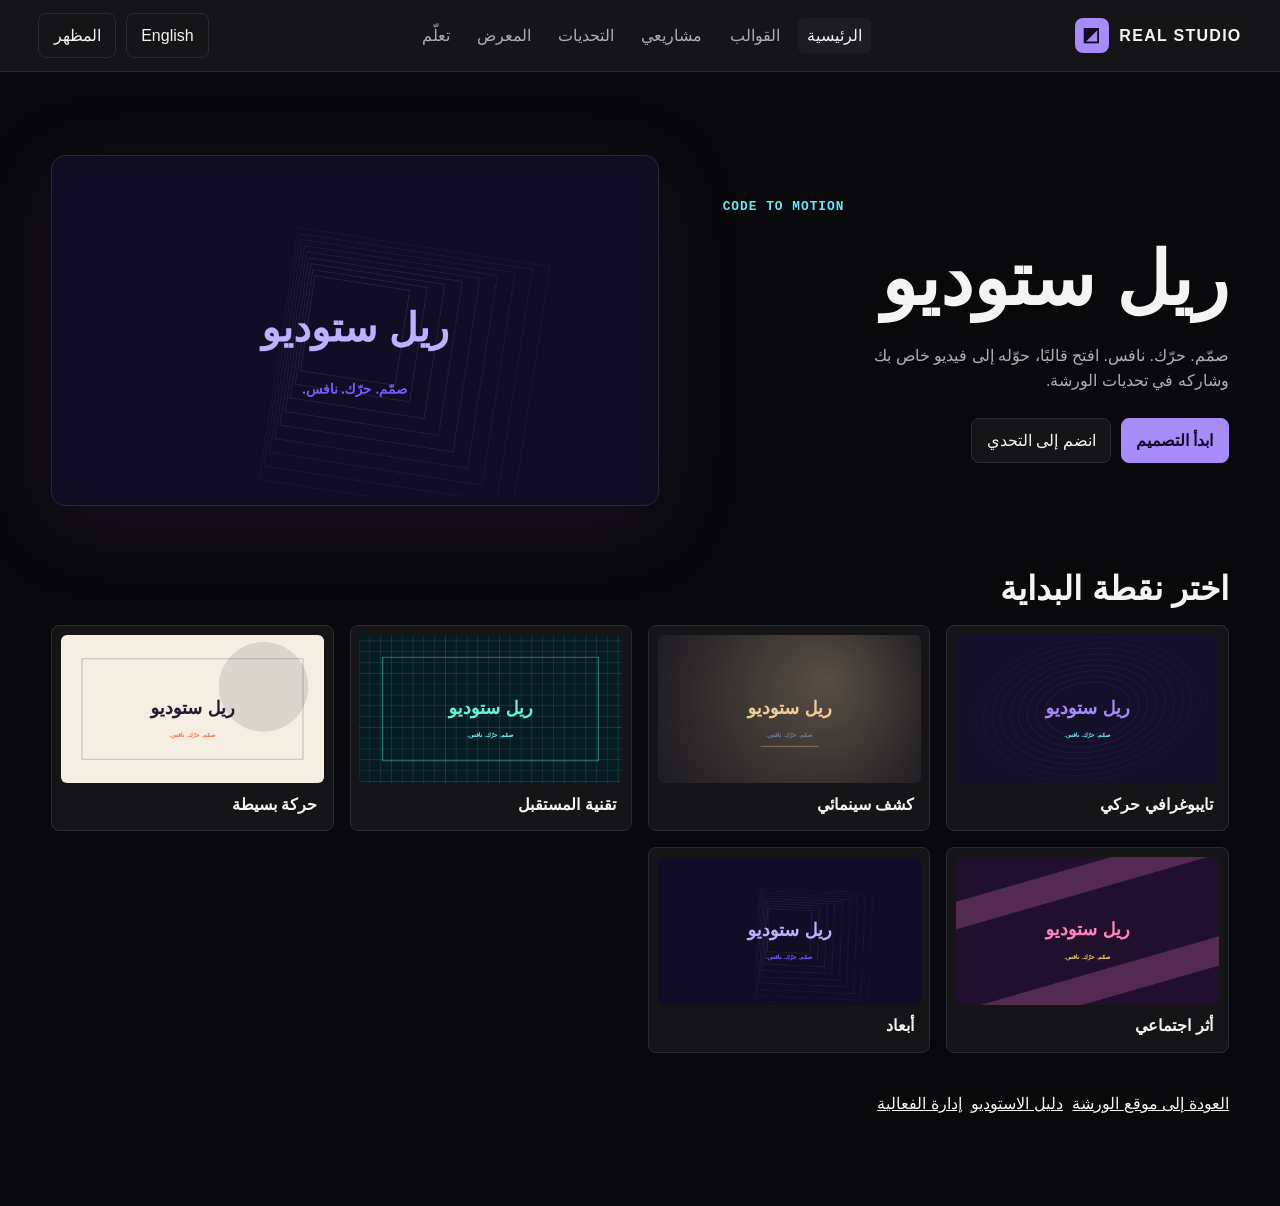
<file: arena/index.html>
<!doctype html>
<html lang="ar" dir="rtl">
<head>
  <meta charset="utf-8">
  <meta name="viewport" content="width=device-width, initial-scale=1">
  <meta name="theme-color" content="#09090b">
  <title>Real Studio | ريل ستوديو</title>
  <link rel="stylesheet" href="./style.css">
</head>
<body>
  <a class="skip" href="#main">Skip to content · انتقل إلى المحتوى</a>
  <header id="header"></header>
  <main id="main" tabindex="-1"></main>
  <div id="notice" role="status" aria-live="polite"></div>
  <script type="module" src="./app.mjs?v=3"></script>
</body>
</html>
</file>
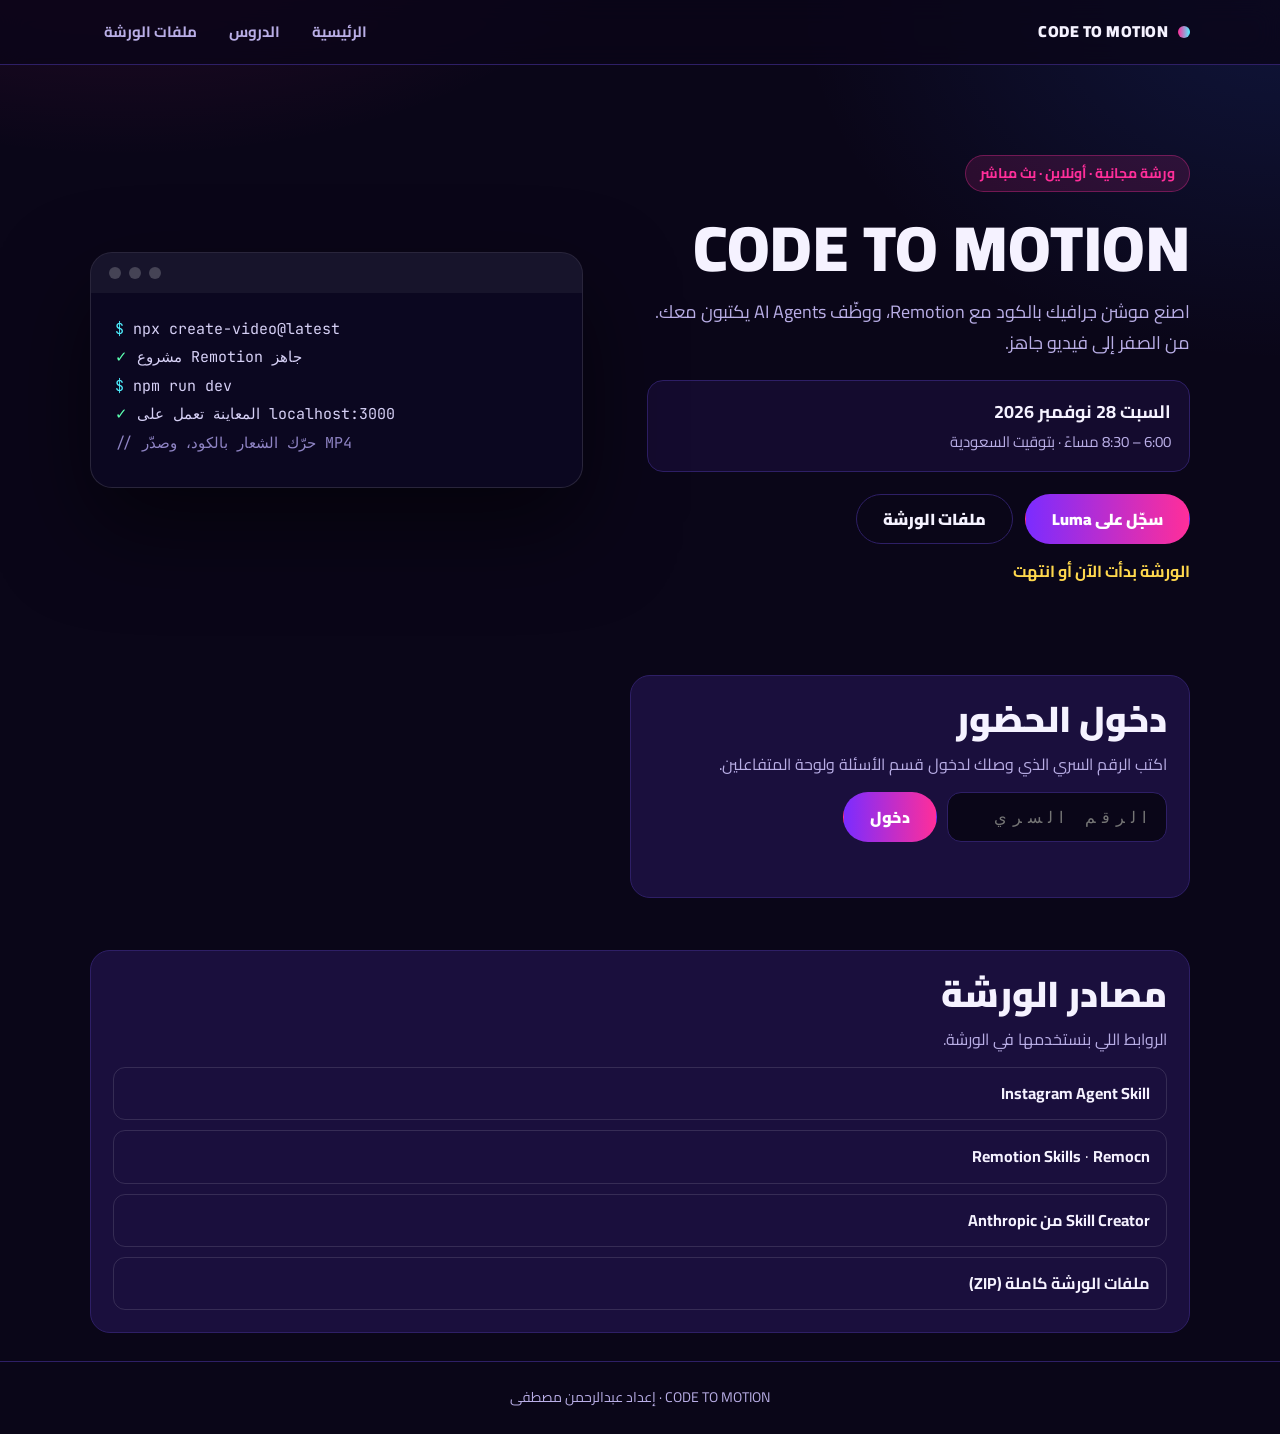
<file: workshop/index.html>
<!DOCTYPE html>
<html lang="ar" dir="rtl">
<head>
<meta charset="utf-8">
<meta name="viewport" content="width=device-width, initial-scale=1">
<title>ورشة CODE TO MOTION · الورشة الجديدة</title>
<meta name="description" content="ورشة CODE TO MOTION — موشن جرافيك بالكود مع Remotion وAI Agents">
<link rel="preconnect" href="https://fonts.googleapis.com">
<link href="https://fonts.googleapis.com/css2?family=Cairo:wght@400;600;700;900&family=JetBrains+Mono:wght@400;600&display=swap" rel="stylesheet">
<link rel="stylesheet" href="workshop.css">
</head>
<body>
<header class="top">
  <div class="wrap bar">
    <a class="brand" href="../"><span class="dot"></span> CODE TO MOTION</a>
    <nav aria-label="التنقل">
      <a href="../">الرئيسية</a>
      <a href="../#lessons">الدروس</a>
      <a href="../#project">ملفات الورشة</a>
    </nav>
  </div>
</header>

<main>
  <section class="hero">
    <div class="wrap hero-grid">
      <div>
        <span class="pill">ورشة مجانية · أونلاين · بث مباشر</span>
        <h1>CODE TO MOTION</h1>
        <p class="sub">اصنع موشن جرافيك بالكود مع Remotion، ووظّف AI Agents يكتبون معك. من الصفر إلى فيديو جاهز.</p>
        <div class="meta">
          <div><b>السبت 28 نوفمبر 2026</b><span>6:00 – 8:30 مساءً · بتوقيت السعودية</span></div>
        </div>
        <div class="cta">
          <a class="btn primary" href="https://lu.ma/34qf5z1h" target="_blank" rel="noopener">سجّل على Luma</a>
          <a class="btn ghost" href="../#project">ملفات الورشة</a>
        </div>
        <div class="countdown" id="countdown" aria-live="polite"></div>
      </div>
      <div class="visual" aria-hidden="true">
        <div class="term">
          <div class="term-bar"><i></i><i></i><i></i></div>
          <pre><span class="c">$</span> npx create-video@latest
<span class="g">✓</span> مشروع Remotion جاهز
<span class="c">$</span> npm run dev
<span class="g">✓</span> المعاينة تعمل على localhost:3000
<span class="d">// حرّك الشعار بالكود، وصدّر MP4</span></pre>
        </div>
      </div>
    </div>
  </section>

  <section class="wrap gate-wrap" id="gate-section">
    <div class="card gate" id="gate">
      <h2>دخول الحضور</h2>
      <p class="muted">اكتب الرقم السري الذي وصلك لدخول قسم الأسئلة ولوحة المتفاعلين.</p>
      <form id="gate-form" class="row-form" autocomplete="off">
        <label class="sr" for="code">الرقم السري</label>
        <input id="code" name="code" inputmode="numeric" maxlength="12" class="input code" placeholder="الرقم السري" required>
        <button class="btn primary" type="submit">دخول</button>
      </form>
      <p class="msg" id="gate-msg" role="status"></p>
    </div>
  </section>

  <section class="wrap qa" id="qa" hidden>
    <div class="qa-head">
      <div>
        <h2>مساحة الحضور</h2>
        <p class="muted">اسألنا، وشارك صورة مع سؤالك، وشوف الأكثر تفاعلًا.</p>
      </div>
      <button class="btn ghost small" id="lock" type="button">خروج</button>
    </div>

    <div class="tabs" role="tablist">
      <button type="button" role="tab" id="tab-q" aria-selected="true" aria-controls="panel-q" data-tab="q">الأسئلة</button>
      <button type="button" role="tab" id="tab-l" aria-selected="false" aria-controls="panel-l" data-tab="l" tabindex="-1">الأكثر تفاعلًا</button>
    </div>

    <div id="panel-q" role="tabpanel" aria-labelledby="tab-q">
      <form id="ask-form" class="card ask" autocomplete="off">
        <label for="name">اسمك (يظهر مع سؤالك)</label>
        <input id="name" name="name" class="input" maxlength="40" minlength="2" required placeholder="مثال: عبدالرحمن">
        <label for="question">سؤالك</label>
        <textarea id="question" name="question" class="input" rows="3" maxlength="500" minlength="3" required placeholder="اكتب سؤالك هنا"></textarea>
        <label for="image">صورة (اختيارية، حتى 5 ميجابايت)</label>
        <input id="image" name="image" type="file" accept="image/jpeg,image/png,image/webp" class="input file">
        <div class="preview" id="preview" hidden>
          <img id="preview-img" alt="معاينة الصورة">
          <button type="button" class="btn ghost small" id="remove-img">إزالة الصورة</button>
        </div>
        <div class="row-form end">
          <span class="muted small" id="count">0 / 500</span>
          <button class="btn primary" type="submit" id="send">أرسل السؤال</button>
        </div>
        <p class="msg" id="ask-msg" role="status"></p>
      </form>
      <div class="list" id="list" aria-live="polite"></div>

      <details class="mod card" id="mod-box">
        <summary>وضع المشرف</summary>
        <form id="mod-form" class="row-form" autocomplete="off">
          <label class="sr" for="mod-code">رمز المشرف</label>
          <input id="mod-code" class="input code" inputmode="numeric" maxlength="12" placeholder="رمز المشرف">
          <button class="btn primary small" type="submit">تفعيل</button>
        </form>
        <p class="msg" id="mod-msg" role="status"></p>
        <p class="muted small" id="mod-hint" hidden>المشرف مفعّل: تقدر تثبّت الأسئلة وتعلّمها كمُجاب أو تخفيها.</p>
      </details>
    </div>

    <div id="panel-l" role="tabpanel" aria-labelledby="tab-l" hidden>
      <p class="muted">الترتيب حسب عدد الأسئلة المرسلة، ثم عدد الصور.</p>
      <ol class="board" id="board" aria-live="polite"></ol>
    </div>
  </section>
  <section class="wrap res" id="resources">
    <div class="card">
      <h2>مصادر الورشة</h2>
      <p class="muted">الروابط اللي بنستخدمها في الورشة.</p>
      <ul class="res-list">
        <li><a href="https://github.com/Jakeschincariol/instagram-agent-skill" target="_blank" rel="noopener">Instagram Agent Skill</a></li>
        <li><a href="https://www.remotion.dev/docs/ai/skills" target="_blank" rel="noopener">Remotion Skills</a> · <a href="https://remocn.dev" target="_blank" rel="noopener">Remocn</a></li>
        <li><a href="https://github.com/anthropics/skills" target="_blank" rel="noopener">Skill Creator من Anthropic</a></li>
        <li><a href="../#project">ملفات الورشة كاملة (ZIP)</a></li>
      </ul>
    </div>
  </section>

</main>

<footer class="foot">
  <div class="wrap">CODE TO MOTION · إعداد عبدالرحمن مصطفى</div>
</footer>

<script src="../vendor/supabase-2.119.0.js"></script>
<script src="../backend.js"></script>
<script src="workshop.js"></script>
</body>
</html>
</file>
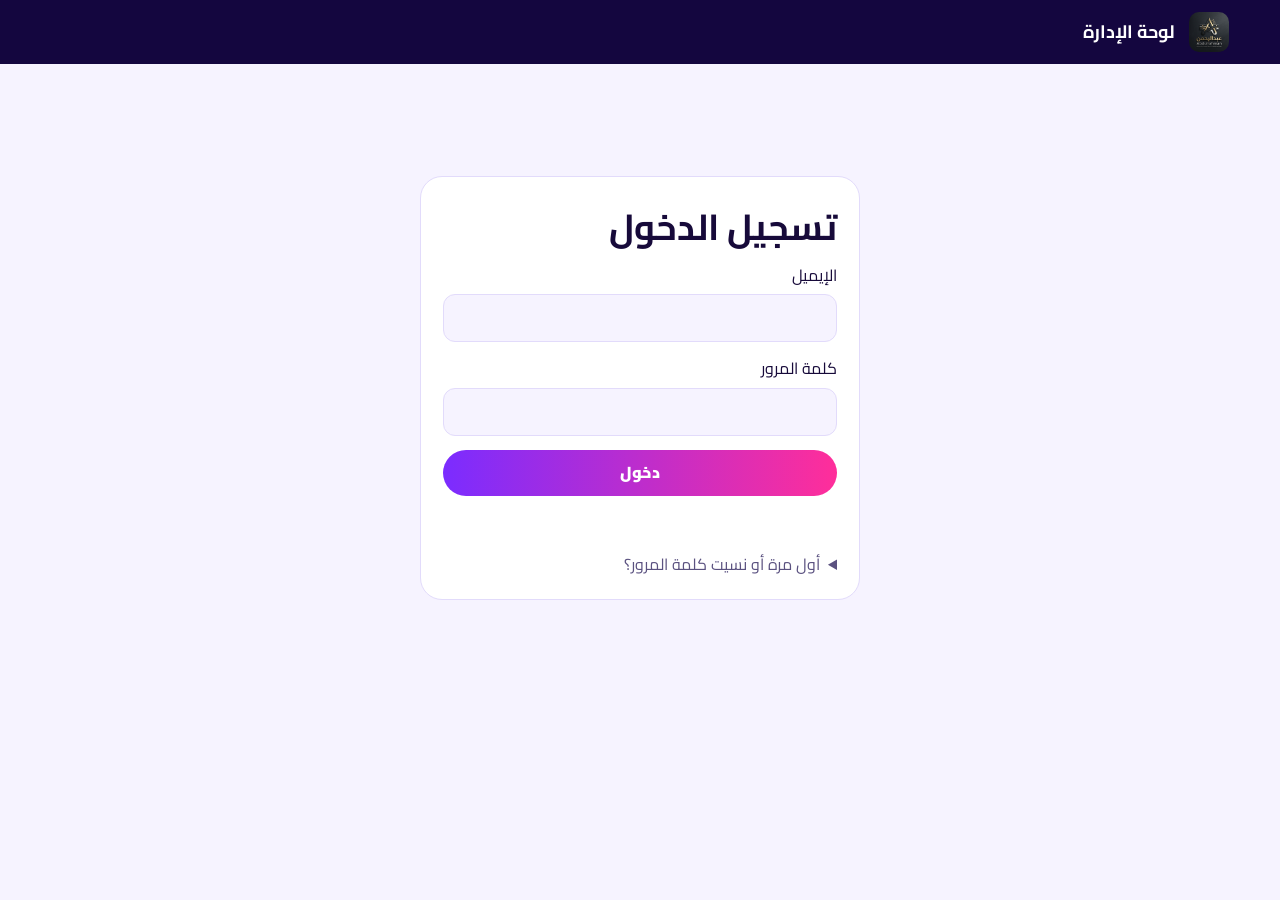
<file: admin.html>
<!DOCTYPE html>
<html lang="ar" dir="rtl">
<head>
<meta charset="utf-8">
<meta name="viewport" content="width=device-width, initial-scale=1">
<meta name="robots" content="noindex">
<title>لوحة الإدارة · CODE TO MOTION</title>
<link href="https://fonts.googleapis.com/css2?family=Cairo:wght@400;700;900&display=swap" rel="stylesheet">
<style>
:root{color-scheme:light dark;--bg:light-dark(#f6f3ff,#10052f);--bg2:light-dark(#fff,#1a0b47);--ink:light-dark(#170a3a,#f4f0ff);--mute:light-dark(#5b5280,#c9bff0);--line:light-dark(#e2dbfb,#33236e);--pink:#ff2e9a;--vio:#7b2cff;--ok:#00a37a;--bad:#e5484d}
*{box-sizing:border-box;min-width:0}[hidden]{display:none!important}
body{margin:0;background:var(--bg);color:var(--ink);font:16px/1.6 Cairo,Tahoma,sans-serif}
button,input{font:inherit}
.top{display:flex;align-items:center;gap:14px;padding:12px max(4vw,16px);background:#14063f;color:#fff;flex-wrap:wrap}
.top img{width:40px;height:40px;border-radius:10px}.top b{font-size:18px}
.top .me{margin-inline-start:auto;font-size:14px;opacity:.85}
.wrap{max-width:1100px;margin:0 auto;padding:clamp(20px,4vw,40px) max(4vw,16px)}
h1{font-size:clamp(26px,3vw,36px);margin:0 0 6px}
.mute{color:var(--mute)}
.btn{min-height:46px;padding:8px 20px;border-radius:999px;border:0;font-weight:900;cursor:pointer;background:var(--bg2);color:var(--ink);border:1.5px solid var(--line)}
.btn.p{background:linear-gradient(90deg,var(--vio),var(--pink));color:#fff;border:0}
.btn.ok{background:var(--ok);color:#fff;border:0}.btn.bad{background:transparent;color:var(--bad);border-color:var(--bad)}
.btn.sm{min-height:40px;padding:6px 14px;font-size:14px}
.btn:disabled{opacity:.5;cursor:default}
.card{background:var(--bg2);border:1.5px solid var(--line);border-radius:22px;padding:22px}
.login{max-width:440px;margin:8vh auto}
input.f{width:100%;min-height:48px;border-radius:12px;border:1.5px solid var(--line);background:var(--bg);color:var(--ink);padding:0 14px;margin:6px 0 14px}
.tabs{display:flex;gap:8px;flex-wrap:wrap;margin:20px 0}
.tabs button{min-height:46px;padding:8px 18px;border-radius:14px;border:1.5px solid var(--line);background:var(--bg2);color:var(--ink);font-weight:900;cursor:pointer}
.tabs button[aria-pressed=true]{background:var(--ink);color:var(--bg)}
.tabs small{opacity:.7;margin-inline-start:4px}
.seg{display:flex;gap:6px;margin-bottom:16px;flex-wrap:wrap}
.seg button{min-height:40px;padding:6px 14px;border-radius:999px;border:1.5px solid var(--line);background:transparent;color:var(--ink);font-weight:700;cursor:pointer}
.seg button[aria-pressed=true]{background:var(--pink);border-color:var(--pink);color:#fff}
.grid{display:grid;grid-template-columns:repeat(auto-fill,minmax(300px,1fr));gap:16px}
.work{background:var(--bg2);border:1.5px solid var(--line);border-radius:20px;overflow:hidden;display:flex;flex-direction:column}
.work video,.work .ph{width:100%;aspect-ratio:16/9;background:#14063f;display:grid;place-items:center;color:#fff}
.work .in{padding:14px 16px;display:flex;flex-direction:column;gap:6px;flex:1}
.work h3{margin:0;font-size:18px}
.badge{align-self:flex-start;font-size:12px;font-weight:700;padding:2px 10px;border-radius:999px;background:var(--line)}
.badge.approved{background:#00a37a33;color:var(--ok)}.badge.rejected{background:#e5484d22;color:var(--bad)}.badge.pending{background:#ffd84d44}
.acts{display:flex;gap:8px;flex-wrap:wrap;margin-top:auto;padding-top:8px}
table{width:100%;border-collapse:collapse;background:var(--bg2);border-radius:16px;overflow:hidden}
th,td{padding:10px 14px;border-bottom:1px solid var(--line);text-align:start}
td.mono{font-family:Consolas,monospace;direction:ltr;text-align:end}
.bar{display:flex;gap:10px;flex-wrap:wrap;align-items:center;margin-bottom:14px}
.empty{padding:40px;text-align:center;color:var(--mute);border:1.5px dashed var(--line);border-radius:20px}
.form{display:grid;gap:4px;max-width:520px}
.msg{min-height:24px;font-weight:700;color:var(--pink)}
a{color:var(--pink)}
@media(max-width:600px){th:nth-child(3),td:nth-child(3){display:none}}
</style>
</head>
<body>
<header class="top"><img src="logo.png" alt=""><b>لوحة الإدارة</b><span class="me" id="me"></span><button class="btn sm" id="out" hidden>تسجيل خروج</button></header>

<main class="wrap">
  <section id="login" class="login card" hidden>
    <h1>تسجيل الدخول</h1>
    <form id="pwForm">
      <label>الإيميل<input class="f" id="email" type="email" required dir="ltr" autocomplete="username"></label>
      <label>كلمة المرور<input class="f" id="pw" type="password" required minlength="8" dir="ltr" autocomplete="current-password"></label>
      <button class="btn p" style="width:100%" type="submit">دخول</button>
    </form>
    <p class="msg" id="loginMsg" role="status"></p>
    <details style="margin-top:14px"><summary class="mute" style="cursor:pointer">أول مرة أو نسيت كلمة المرور؟</summary>
      <p class="mute" style="font-size:14px">اكتب إيميلك فوق واضغط الزر، يوصلك رابط دخول. بعد ما تدخل، حط كلمة المرور من تبويب «الحساب».</p>
      <button class="btn" style="width:100%" type="button" id="linkBtn">أرسل لي رابط دخول</button>
    </details>
  </section>

  <section id="setpw" class="login card" hidden>
    <h1>كلمة مرور جديدة</h1>
    <form id="newPwForm">
      <label>كلمة المرور (8 أحرف على الأقل)<input class="f" id="np1" type="password" required minlength="8" dir="ltr" autocomplete="new-password"></label>
      <label>أعد كتابتها<input class="f" id="np2" type="password" required minlength="8" dir="ltr" autocomplete="new-password"></label>
      <button class="btn p" style="width:100%" type="submit">احفظ كلمة المرور</button>
    </form>
    <p class="msg" id="npMsg" role="status"></p>
  </section>

  <section id="denied" class="login card" hidden>
    <h1>ما عندك صلاحية</h1>
    <p class="mute">هذا الإيميل مو مسجّل كمشرف.</p>
  </section>

  <section id="panel" hidden>
    <h1>أهلًا عبدالرحمن 👋</h1>
    <p class="mute">كل اللي هنا تشوفه أنت بس.</p>
    <div class="tabs" id="tabs">
      <button type="button" data-tab="works" aria-pressed="true">الأعمال<small id="cPending"></small></button>
      <button type="button" data-tab="subs" aria-pressed="false">المشتركين<small id="cSubs"></small></button>
      <button type="button" data-tab="next" aria-pressed="false">الورشة الجاية</button>
      <button type="button" data-tab="account" aria-pressed="false">الحساب</button>
    </div>

    <div data-panel="works">
      <div class="seg" id="seg">
        <button type="button" data-status="pending" aria-pressed="true">تنتظر المراجعة</button>
        <button type="button" data-status="approved" aria-pressed="false">معتمدة</button>
        <button type="button" data-status="rejected" aria-pressed="false">مرفوضة</button>
      </div>
      <div class="grid" id="works"></div>
    </div>

    <div data-panel="subs" hidden>
      <div class="bar"><b id="subsCount"></b><button class="btn sm" id="copyEmails" type="button">انسخ الإيميلات</button><button class="btn sm" id="csv" type="button">تصدير CSV</button></div>
      <div id="subs"></div>
    </div>

    <div data-panel="next" hidden>
      <form class="form card" id="nextForm">
        <label>عنوان الورشة<input class="f" id="nTitle" maxlength="80"></label>
        <label>الموعد (بتوقيت جهازك)<input class="f" id="nDate" type="datetime-local"></label>
        <label>رابط التسجيل<input class="f" id="nLink" type="url" dir="ltr" placeholder="https://lu.ma/..."></label>
        <div class="bar"><button class="btn p" type="submit">احفظ</button><button class="btn" type="button" id="nClear">امسح الموعد (يطلع «قريبًا»)</button></div>
        <p class="msg" id="nMsg" role="status"></p>
      </form>
    </div>
    <div data-panel="account" hidden>
      <form class="form card" id="acctForm">
        <h3 style="margin:0 0 8px">تغيير كلمة المرور</h3>
        <label>كلمة المرور الجديدة (8 أحرف على الأقل)<input class="f" id="ap1" type="password" required minlength="8" dir="ltr" autocomplete="new-password"></label>
        <label>أعد كتابتها<input class="f" id="ap2" type="password" required minlength="8" dir="ltr" autocomplete="new-password"></label>
        <button class="btn p" type="submit">احفظ</button>
        <p class="msg" id="apMsg" role="status"></p>
      </form>
    </div>
  </section>
</main>

<script src="vendor/supabase-2.119.0.js"></script>
<script src="backend.js"></script>
<script src="admin.js"></script>
</body>
</html>
</file>
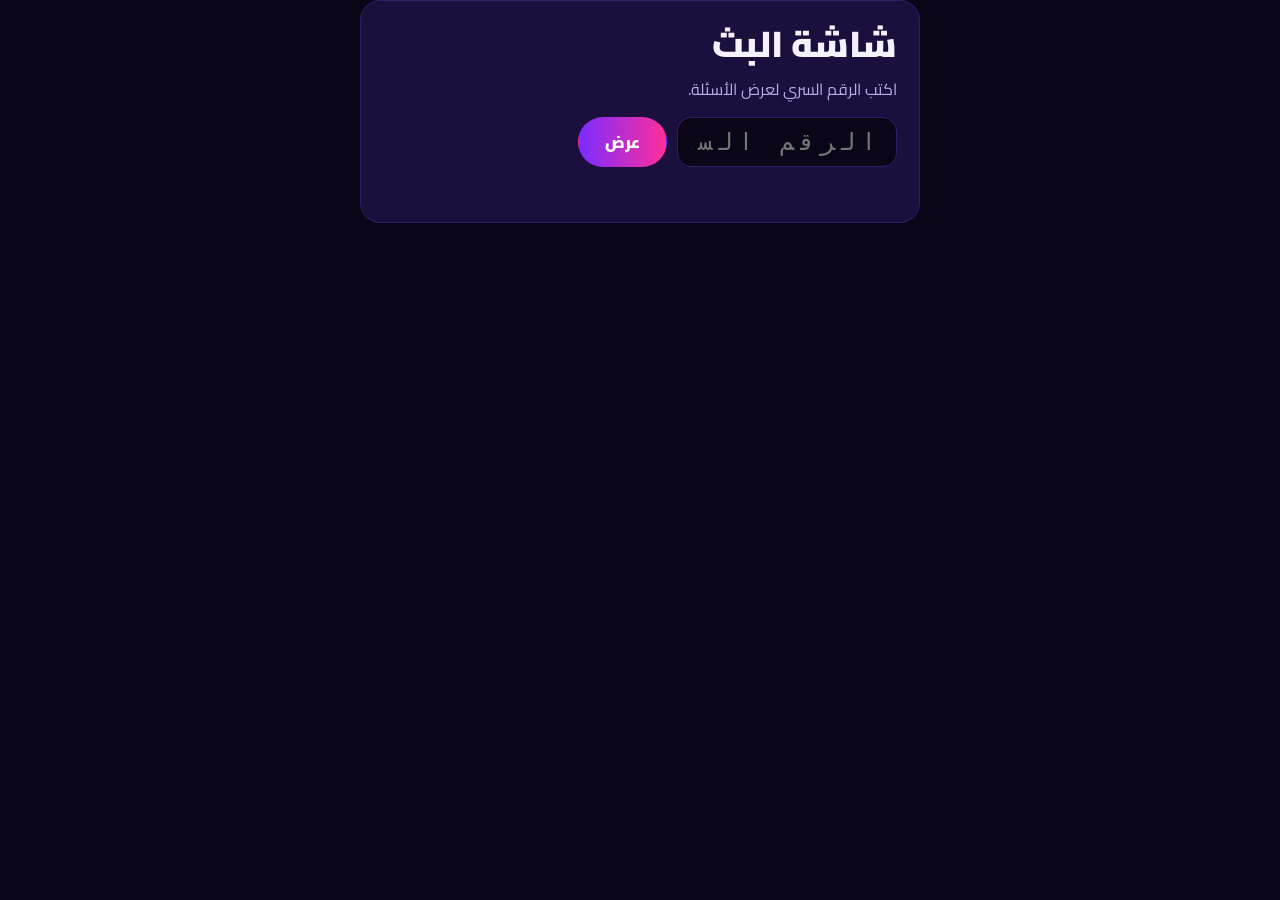
<file: workshop/screen.html>
<!DOCTYPE html>
<html lang="ar" dir="rtl">
<head>
<meta charset="utf-8">
<meta name="viewport" content="width=device-width, initial-scale=1">
<title>شاشة الأسئلة · CODE TO MOTION</title>
<link href="https://fonts.googleapis.com/css2?family=Cairo:wght@400;700;900&display=swap" rel="stylesheet">
<link rel="stylesheet" href="workshop.css">
<style>
  body{overflow:hidden;background:#0a0618;margin:0}
  .screen{min-height:100vh;padding:48px 64px;display:flex;flex-direction:column;gap:24px;box-sizing:border-box}
  .screen h1{font-size:44px;margin:0;color:var(--mute);font-weight:700}
  .big{background:var(--card);border:2px solid var(--pink);border-radius:28px;padding:40px 48px;box-shadow:0 30px 80px -20px #ff2e9a55}
  .big .who{font-size:30px;font-weight:900;color:var(--yel)}
  .big .txt{font-size:48px;font-weight:900;line-height:1.35;margin:12px 0 0;white-space:pre-wrap;overflow-wrap:anywhere}
  .big img{margin-top:18px;max-height:340px;border-radius:18px;border:1px solid var(--line)}
  .small-list{display:grid;gap:14px}
  .item{background:var(--bg2);border:1px solid var(--line);border-radius:18px;padding:18px 26px;display:flex;gap:18px;align-items:center}
  .item .v{font-weight:900;color:var(--cyan);font-size:26px;min-width:70px}
  .item .t{font-size:24px;font-weight:700;overflow-wrap:anywhere}
  .item .w{color:var(--mute);font-size:18px}
  .gatebox{margin:auto;max-width:560px;width:100%}
  .gatebox input{font-size:24px}
  .empty-screen{font-size:36px;color:var(--mute);margin:auto;text-align:center}
</style>
</head>
<body>
<div class="screen" id="screen" hidden>
  <h1>اسألنا الآن · CODE TO MOTION</h1>
  <div id="top"></div>
</div>

<div class="gatebox card" id="gatebox" hidden>
  <h2>شاشة البث</h2>
  <p class="muted">اكتب الرقم السري لعرض الأسئلة.</p>
  <form id="gate-form" class="row-form" autocomplete="off">
    <label class="sr" for="code">الرقم السري</label>
    <input id="code" class="input code" inputmode="numeric" maxlength="12" placeholder="الرقم السري" required>
    <button class="btn primary" type="submit">عرض</button>
  </form>
  <p class="msg" id="gate-msg" role="status"></p>
</div>

<script src="../vendor/supabase-2.119.0.js"></script>
<script src="../backend.js"></script>
<script>
(() => {
  const KEY = 'ctm-ws-screen-code';
  const sb = window.CTM_BACKEND && window.CTM_BACKEND.sb;
  const $ = (id) => document.getElementById(id);
  const esc = (s) => String(s).replace(/[&<>"']/g, (c) => ({'&': '&amp;', '<': '&lt;', '>': '&gt;', '"': '&quot;', "'": '&#39;'}[c]));
  const imgUrl = (p) => sb.storage.from('workshop-images').getPublicUrl(p).data.publicUrl;

  function render(rows) {
    if (!rows.length) {
      $('top').innerHTML = '<div class="empty-screen">بانتظار الأسئلة…</div>';
      return;
    }
    const [first, ...rest] = rows;
    $('top').innerHTML =
      `<div class="big"><div class="who">${esc(first.name)}${first.pinned ? ' · مثبّت' : ''}</div>
         <p class="txt">${esc(first.question)}</p>
         ${first.image_path ? `<img src="${esc(imgUrl(first.image_path))}" alt="">` : ''}</div>` +
      (rest.length ? `<div class="small-list">${rest.map((r) =>
        `<div class="item"><span class="v">▲ ${Number(r.votes)}</span><span class="t">${esc(r.question)}</span><span class="w">${esc(r.name)}</span></div>`
      ).join('')}</div>` : '');
  }

  async function load(code) {
    const {data, error} = await sb.rpc('workshop_top_questions', {p_code: code});
    if (error) {
      if (String(error.message).includes('invalid_code')) { localStorage.removeItem(KEY); showGate(); }
      return;
    }
    render(data || []);
  }

  function showScreen(code) {
    $('gatebox').hidden = true;
    $('screen').hidden = false;
    load(code);
    setInterval(() => { if (!document.hidden) load(code); }, 4000);
  }

  function showGate() {
    $('screen').hidden = true;
    $('gatebox').hidden = false;
  }

  if (!sb) { showGate(); $('gate-msg').textContent = 'تعذّر الاتصال بالخادم.'; return; }

  $('gate-form').addEventListener('submit', async (e) => {
    e.preventDefault();
    const code = $('code').value.trim();
    const {data, error} = await sb.rpc('workshop_check_code', {p_code: code});
    if (error || data !== true) { $('gate-msg').textContent = 'الرقم السري غير صحيح.'; return; }
    localStorage.setItem(KEY, code);
    showScreen(code);
  });

  const saved = localStorage.getItem(KEY);
  if (saved) showScreen(saved); else showGate();
})();
</script>
</body>
</html>
</file>
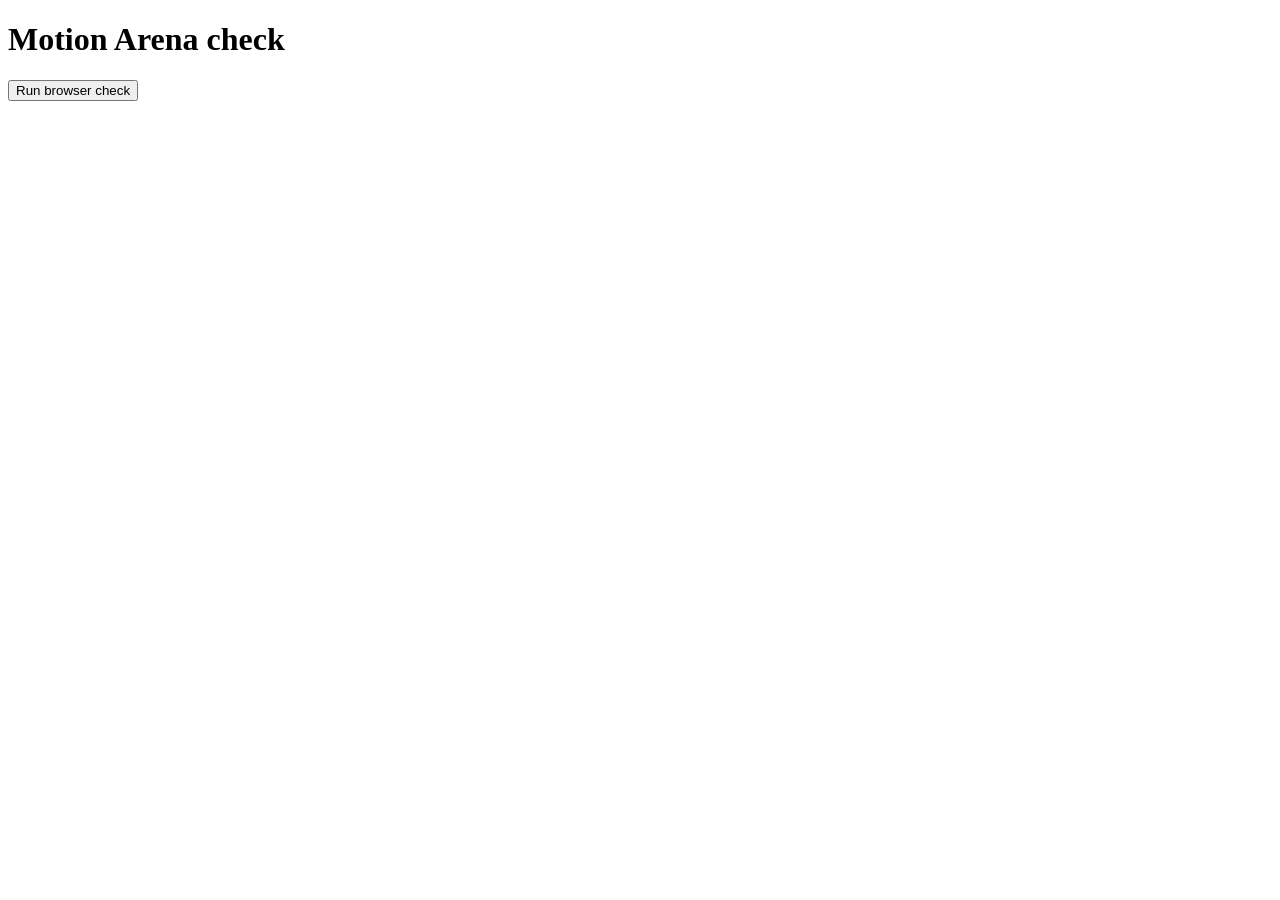
<file: arena/tests/browser.html>
<!doctype html>
<html lang="en">
<meta charset="utf-8">
<title>Motion Arena export and storage check</title>
<h1>Motion Arena check</h1>
<button id="run">Run browser check</button>
<pre id="result" aria-live="polite"></pre>
<script type="module">
import {renderVideo,availableFormats,download} from '../export.mjs';
import {project} from '../motion.mjs';
import {save,get,remove} from '../persistence.mjs';
const result=document.querySelector('#result');
document.querySelector('#run').onclick=async ()=>{
  result.textContent='Testing…';
  const p=project('kinetic','ar');
  p.duration=3;
  p.layers.forEach(l=>l.end=3);
  try{
    await save(p);
    if((await get(p.id)).layers[0].text!==p.layers[0].text)throw Error('IndexedDB Arabic text was not round-tripped');
    const formats=availableFormats();
    if(!formats.length)throw Error('There is no supported video codec');
    const outputs=[];
    for(const format of formats){
      const blob=await renderVideo(p,{format,quality:720,progress:()=>{}});
      const url=URL.createObjectURL(blob);
      try{
        const video=document.createElement('video');
        await new Promise((resolve,reject)=>{
          const timeout=setTimeout(()=>reject(Error('Video metadata timed out')),5000);
          video.onloadeddata=()=>{clearTimeout(timeout);resolve();};
          video.onerror=()=>{clearTimeout(timeout);reject(Error('Video did not decode'));};
          video.src=url;
        });
        if(video.videoWidth!==1280||video.videoHeight!==720)throw Error('Unexpected dimensions');
        if(Number.isFinite(video.duration)&&Math.abs(video.duration-3)>.35)throw Error('Unexpected duration');
        outputs.push(format.extension+': '+video.videoWidth+'×'+video.videoHeight+' · '+blob.size+' bytes');
        const button=document.createElement('button');button.textContent='Download '+format.extension;
        button.onclick=()=>download(blob,'arena-smoke.'+format.extension);document.body.append(button);
      }finally{URL.revokeObjectURL(url);}
    }
    result.textContent='PASS\n'+outputs.join('\n');
  }catch(error){result.textContent='FAIL: '+error.message;}
  finally{await remove(p.id);}
};
</script>
</html>
</file>
<file: arena/style.css>
:root{color-scheme:dark;--bg:#09090b;--surface:#151518;--raised:#1c1c22;--border:#2a2a32;--ink:#f4f4f5;--muted:#adadb8;--primary:#a78bfa;--cyan:#67e8f9;--error:#fda4af;--good:#86efac;font:16px/1.6 "Cairo","Segoe UI",Tahoma,sans-serif}
:root[data-theme=light]{color-scheme:light;--bg:#f8f7fb;--surface:#fff;--raised:#efedf5;--border:#d4cde3;--ink:#1a142a;--muted:#544b64;--primary:#5731b6;--cyan:#096579;--error:#a81136;--good:#08662d}
*{box-sizing:border-box;min-width:0} body{margin:0;background:var(--bg);color:var(--ink)} button,input,select,textarea{font:inherit} a{color:inherit} button,a.button,input,select,textarea{border:1px solid var(--border);border-radius:8px;background:var(--surface);color:var(--ink)} button,a.button{display:inline-flex;align-items:center;justify-content:center;gap:.5rem;padding:.56rem .9rem;cursor:pointer;text-decoration:none} button:hover,a.button:hover{border-color:var(--primary)} button:disabled{opacity:.52;cursor:default} .primary{background:#a78bfa!important;color:#120927!important;border-color:#a78bfa!important;font-weight:750} :focus-visible{outline:2px solid var(--cyan);outline-offset:3px} input,select,textarea{width:100%;padding:.46rem .6rem} input[type=color]{padding:.2rem;height:2.45rem} input[type=range]{accent-color:var(--primary);padding:0} textarea{resize:vertical} label{display:grid;gap:.24rem;font-size:.86rem;color:var(--muted)} label:has(input[type=checkbox]){display:flex;align-items:center;gap:.5rem} input[type=checkbox]{width:auto;accent-color:var(--primary)}
header{border-bottom:1px solid var(--border);background:var(--surface)} .bar{max-width:1440px;margin:auto;padding:.8rem clamp(1rem,3vw,2.5rem);display:flex;align-items:center;gap:1rem;justify-content:space-between;flex-wrap:wrap}.logo{display:flex;align-items:center;gap:.65rem;text-decoration:none;direction:ltr;font-weight:850;letter-spacing:.08em}.logo span{display:grid;place-items:center;width:2.15rem;height:2.15rem;background:#a78bfa;color:#130b26;border-radius:8px;font-size:1.2rem}.nav,.row{display:flex;align-items:center;flex-wrap:wrap;gap:.6rem}.nav a{padding:.3rem .55rem;color:var(--muted);text-decoration:none}.nav a[aria-current=page]{color:var(--ink);background:var(--raised);border-radius:6px}.wrap{max-width:1320px;margin:auto;padding:clamp(1rem,4vw,3.5rem)} h1,h2,h3,p{margin:0 0 .65rem} h1{font-size:clamp(2rem,5.8vw,5.1rem);line-height:1.05;letter-spacing:-.055em} [dir=rtl] h1{letter-spacing:0;line-height:1.28} h2{font-size:clamp(1.35rem,2.6vw,2.1rem)} p{color:var(--muted)} .hero{display:grid;grid-template-columns:1fr 1.2fr;align-items:center;gap:clamp(1rem,5vw,5rem);padding:2rem 0 3.5rem}.eyebrow,.time,.track time{font:600 .8rem/1.4 Consolas,monospace;letter-spacing:.08em;color:var(--cyan);direction:ltr}.hero .eyebrow{display:block;margin-bottom:1rem}.hero p{max-width:43ch;margin-top:1rem}.hero .row{margin-top:1.5rem}.hero-art{background:#100d22;border:1px solid var(--border);padding:.55rem;border-radius:14px;box-shadow:0 18px 80px #6b35b22a} canvas{display:block;width:100%;height:auto;object-fit:contain}.hero-art canvas{border-radius:8px}
.grid{display:grid;grid-template-columns:repeat(auto-fit,minmax(min(100%,230px),1fr));gap:1rem}.card,.panel{background:var(--surface);border:1px solid var(--border);border-radius:12px;padding:1rem}.template{display:block;text-align:start;padding:.55rem;width:100%}.template canvas{border-radius:6px;margin-bottom:.55rem}.template strong{display:block;padding:0 .4rem .25rem}.section{margin-block:2.4rem}.page-title{font-size:clamp(2rem,4vw,3.5rem)} .compact{max-width:48rem}.stack{display:grid;align-content:start;gap:.75rem}.space{justify-content:space-between}.muted{color:var(--muted)} .danger{color:var(--error)} .status{color:var(--good)} .skip{position:absolute;transform:translateY(-150%);background:var(--surface);padding:.5rem;z-index:5}.skip:focus{transform:none} #notice{position:fixed;z-index:9;inset-inline-end:1rem;bottom:1rem;max-width:min(90vw,32rem);background:var(--raised);border:1px solid var(--border);border-radius:8px;padding:.65rem 1rem;box-shadow:0 8px 25px #0004} #notice:empty{display:none}
.editor{max-width:1530px;margin:auto;padding:1rem;display:grid;gap:.8rem}.toolbar{background:var(--surface);border:1px solid var(--border);border-radius:9px;padding:.65rem}.toolbar input{width:min(16rem,100%)} .workspace{display:grid;grid-template-columns:240px minmax(0,1fr) 255px;gap:.8rem;align-items:stretch}.workspace>aside{max-height:33rem;overflow:auto}.stage{display:flex;flex-direction:column;justify-content:center;background:#0e0e12;min-height:21rem;overflow:hidden;gap:.7rem}.stage canvas{max-height:29rem;margin:auto}.layer{width:100%;justify-content:flex-start}.layer[aria-pressed=true]{border-color:var(--primary);background:var(--raised)} .cols{display:grid;grid-template-columns:1fr 1fr;gap:.55rem}.timeline{overflow:auto}.track{display:grid;grid-template-columns:8rem 1fr;gap:.55rem;align-items:center;margin:.38rem 0}.track button{overflow:hidden;text-overflow:ellipsis;white-space:nowrap;display:block;text-align:start}.rail{background:var(--raised);height:1.45rem;border-radius:4px;position:relative;direction:ltr}.rail span{display:block;position:absolute;top:.2rem;bottom:.2rem;border-radius:3px;background:#805bd4;min-width:2px}.timeline input[type=range]{direction:ltr}.export{width:min(100%,30rem);border:1px solid var(--border);border-radius:12px;color:var(--ink);background:var(--surface);padding:1.2rem}.export::backdrop{background:#000a} progress{width:100%;accent-color:var(--primary)}
.broadcast{min-height:100svh;display:grid;align-content:center;justify-items:center;text-align:center;padding:4vw;background:radial-gradient(ellipse at top,#342067,#100b20 52%,#09090b);color:#fff}.broadcast h1{font-size:clamp(4rem,11vw,12rem)} .broadcast h2{font-size:clamp(2rem,5vw,5rem)} .broadcast p{color:#cfc4e8}.rank{display:grid;grid-template-columns:3rem 1fr auto;gap:1rem;align-items:center}.broadcast .rank{width:min(85vw,50rem);text-align:start;font-size:clamp(1rem,2.5vw,2rem);background:#201634;border:1px solid #443069;padding:.65rem 1rem;margin:.25rem;border-radius:8px}.card video{max-height:18rem;width:100%;background:#07070a}.empty{min-height:8rem;display:grid;align-content:center}
@media(max-width:1040px){.workspace{grid-template-columns:180px minmax(0,1fr) 205px}} @media(max-width:810px){.hero{grid-template-columns:1fr;padding-bottom:1.4rem}.workspace{grid-template-columns:1fr 1fr}.stage{grid-column:1/-1;grid-row:1;min-height:14rem}.workspace>aside{max-height:24rem}.nav{order:3;width:100%;overflow-x:auto;flex-wrap:nowrap}.nav a{white-space:nowrap}} @media(max-width:460px){.workspace{grid-template-columns:1fr}.stage{grid-column:auto}.toolbar input{width:100%}.track{grid-template-columns:5.5rem 1fr}}
.rail [data-track]{cursor:ew-resize;touch-action:none}.rail [data-track]:hover{background:#a78bfa}
</file>
<file: workshop/workshop.css>
:root{
  --bg:#0a0618;--bg2:#140b2e;--card:#1a0f3d;--line:#2e1f66;
  --ink:#f5f2ff;--mute:#b9aee6;
  --pink:#ff2e9a;--vio:#7b2cff;--blue:#2f6bff;--cyan:#4ff0ff;--yel:#ffd84d;
}
*{box-sizing:border-box;min-width:0}
html{scroll-behavior:smooth}
body{margin:0;background:var(--bg);color:var(--ink);font:16px/1.7 Cairo,Tahoma,sans-serif;min-height:100vh;
  background-image:radial-gradient(900px 500px at 10% -10%,#ff2e9a26,transparent 60%),radial-gradient(800px 600px at 100% 0%,#2f6bff26,transparent 60%)}
a{color:inherit}
h1,h2,h3{line-height:1.2;margin:0 0 10px;font-weight:900}
h1{font-size:clamp(38px,6vw,64px);letter-spacing:.5px}
h2{font-size:clamp(26px,3.4vw,36px)}
p{margin:0 0 12px}
.wrap{max-width:1140px;margin:0 auto;padding:0 20px}
.muted{color:var(--mute)}
.small{font-size:14px}
.sr{position:absolute;width:1px;height:1px;overflow:hidden;clip:rect(0 0 0 0)}
:focus-visible{outline:3px solid var(--cyan);outline-offset:2px}
[hidden]{display:none!important}

/* top bar */
.top{position:sticky;top:0;z-index:10;background:#0a0618cc;backdrop-filter:blur(12px);border-bottom:1px solid var(--line)}
.bar{display:flex;align-items:center;justify-content:space-between;gap:16px;min-height:64px;flex-wrap:wrap}
.brand{display:flex;align-items:center;gap:10px;font-weight:900;text-decoration:none;letter-spacing:.5px}
.dot{width:12px;height:12px;border-radius:50%;background:linear-gradient(90deg,var(--pink),var(--cyan))}
.top nav{display:flex;gap:4px;flex-wrap:wrap}
.top nav a{padding:8px 14px;border-radius:999px;text-decoration:none;font-weight:700;font-size:15px;color:var(--mute)}
.top nav a:hover{background:var(--line);color:var(--ink)}

/* hero */
.hero{padding:clamp(40px,7vw,96px) 0}
.hero-grid{display:grid;grid-template-columns:minmax(0,1.1fr) minmax(0,1fr);gap:clamp(28px,5vw,64px);align-items:center}
.pill{display:inline-block;padding:6px 14px;border-radius:999px;background:#ff2e9a22;color:var(--pink);font-weight:700;font-size:14px;margin-bottom:18px;border:1px solid #ff2e9a55}
.sub{font-size:18px;color:var(--mute);max-width:34em}
.meta{margin:22px 0 6px;padding:16px 18px;border:1px solid var(--line);border-radius:16px;background:var(--bg2)}
.meta b{display:block;font-size:18px}
.meta span{color:var(--mute);font-size:15px}
.cta{display:flex;gap:12px;flex-wrap:wrap;margin:22px 0 14px}
.countdown{color:var(--yel);font-weight:700}
.btn{display:inline-flex;align-items:center;justify-content:center;min-height:50px;padding:10px 26px;border-radius:999px;border:1.5px solid transparent;font:inherit;font-weight:900;text-decoration:none;cursor:pointer;font-size:16px}
.btn.primary{background:linear-gradient(90deg,var(--vio),var(--pink));color:#fff}
.btn.primary:disabled{opacity:.5;cursor:default}
.btn.ghost{background:transparent;color:var(--ink);border-color:var(--line)}
.btn.ghost:hover{border-color:var(--cyan)}
.btn.small{min-height:40px;padding:6px 18px;font-size:14px}

/* terminal visual */
.term{background:#0b0720;border-radius:22px;border:1px solid #ffffff1f;box-shadow:0 40px 90px #0008;overflow:hidden;direction:ltr}
.term-bar{display:flex;gap:8px;padding:14px 18px;background:#ffffff0d}
.term-bar i{width:12px;height:12px;border-radius:50%;background:#ffffff33}
.term pre{margin:0;padding:22px 24px 30px;font:15px/1.9 'JetBrains Mono',monospace;color:#d6d0f5;white-space:pre-wrap;text-align:left}
.term .c{color:var(--cyan)}.term .g{color:#5cffb0}.term .d{color:#8f84c4}

/* cards & forms */
.card{background:var(--card);border:1px solid var(--line);border-radius:20px;padding:22px}
.gate-wrap{padding-bottom:24px}
.gate{max-width:560px}
.row-form{display:flex;gap:10px;flex-wrap:wrap;align-items:center;margin-top:14px}
.row-form.end{justify-content:space-between}
.input{width:100%;min-height:50px;padding:10px 14px;border-radius:14px;border:1.5px solid var(--line);background:var(--bg);color:var(--ink);font:16px Cairo,sans-serif}
.input:focus{border-color:var(--cyan);outline:none}
.input.code{letter-spacing:6px;font-family:'JetBrains Mono',monospace;max-width:220px;flex:1}
textarea.input{resize:vertical}
label{display:block;font-weight:700;margin:12px 0 6px;font-size:15px}
.msg{min-height:1.5em;margin:10px 0 0;font-weight:700;font-size:15px}
.msg.ok{color:#5cffb0}.msg.bad{color:#ff7aa8}

/* Q&A */
.qa{padding:24px 0 64px}
.qa-head{display:flex;justify-content:space-between;align-items:center;gap:16px;flex-wrap:wrap;margin-bottom:18px}
.ask{display:flex;flex-direction:column;margin-bottom:22px}
.list{display:grid;gap:12px}
.q header{display:flex;justify-content:space-between;gap:12px;flex-wrap:wrap;margin-bottom:6px}
.q time{color:var(--mute);font-size:13px}
.q p{white-space:pre-wrap;overflow-wrap:anywhere}
.empty{color:var(--mute);text-align:center}

.foot{border-top:1px solid var(--line);padding:24px 0;color:var(--mute);font-size:14px;text-align:center}

@media (max-width:760px){
  .hero-grid{grid-template-columns:1fr}
  .visual{order:-1}
}

/* تبويبات الحضور */
.tabs{display:inline-flex;gap:6px;padding:6px;border-radius:18px;background:var(--bg2);border:1px solid var(--line);margin-bottom:20px;flex-wrap:wrap}
.tabs button{border:0;border-radius:12px;background:transparent;color:var(--mute);min-height:42px;padding:8px 18px;font:inherit;font-weight:800;cursor:pointer}
.tabs button[aria-selected=true]{background:linear-gradient(90deg,var(--vio),var(--pink));color:#fff}

/* رفع الصورة */
.input.file{padding:8px 14px;min-height:0}
.preview{margin-top:12px;display:flex;align-items:center;gap:12px;flex-wrap:wrap}
.preview img{max-width:220px;max-height:160px;border-radius:14px;border:1px solid var(--line);object-fit:cover}
.qimg{display:block;margin-top:10px;max-width:100%;max-height:360px;border-radius:14px;border:1px solid var(--line)}

/* لوحة المتفاعلين */
.board{list-style:none;padding:0;margin:0;display:grid;gap:10px}
.rank{display:flex;align-items:center;gap:14px;padding:14px 18px;flex-wrap:wrap}
.pos{display:grid;place-items:center;width:40px;height:40px;border-radius:12px;background:linear-gradient(90deg,var(--vio),var(--pink));font-weight:900;color:#fff;flex:none}
.rank strong{flex:1}
.stat{color:var(--yel);font-weight:700;font-size:14px}

/* مصادر الورشة */
.res{margin-top:28px;margin-bottom:28px}
.res-list{list-style:none;padding:0;margin:14px 0 0;display:grid;gap:10px}
.res-list li{padding:12px 16px;border:1px solid rgba(255,255,255,.12);border-radius:12px}
.res-list a{color:inherit;font-weight:700;text-decoration:none}
.res-list a:hover{text-decoration:underline}
/* التصويت والإشراف */
.badges{display:flex;gap:6px;flex-wrap:wrap;margin-bottom:4px}
.badge{font-size:12px;font-weight:800;padding:3px 10px;border-radius:999px;background:#ffd84d22;color:var(--yel);border:1px solid #ffd84d55}
.badge.ok{background:#5cffb022;color:#5cffb0;border-color:#5cffb055}
.q.pinned{border-color:var(--pink)}
.q.answered{opacity:.75}
.vote-row{margin-top:10px}
.vote{min-height:40px;padding:6px 16px;border-radius:999px;border:1.5px solid var(--line);background:transparent;color:var(--ink);font:inherit;font-weight:900;cursor:pointer}
.vote:hover{border-color:var(--cyan)}
.vote.on{background:linear-gradient(90deg,var(--vio),var(--pink));border-color:transparent;color:#fff}
.vote:disabled{opacity:.6}
.mod-actions{display:flex;gap:8px;flex-wrap:wrap;margin-top:10px}
.mod-actions .btn.small{min-height:36px;font-size:13px;padding:4px 14px}
.mod{margin-top:22px}
.mod summary{cursor:pointer;font-weight:900}
.mod .row-form{margin-top:10px}
.mod .input.code{max-width:200px}
</file>
